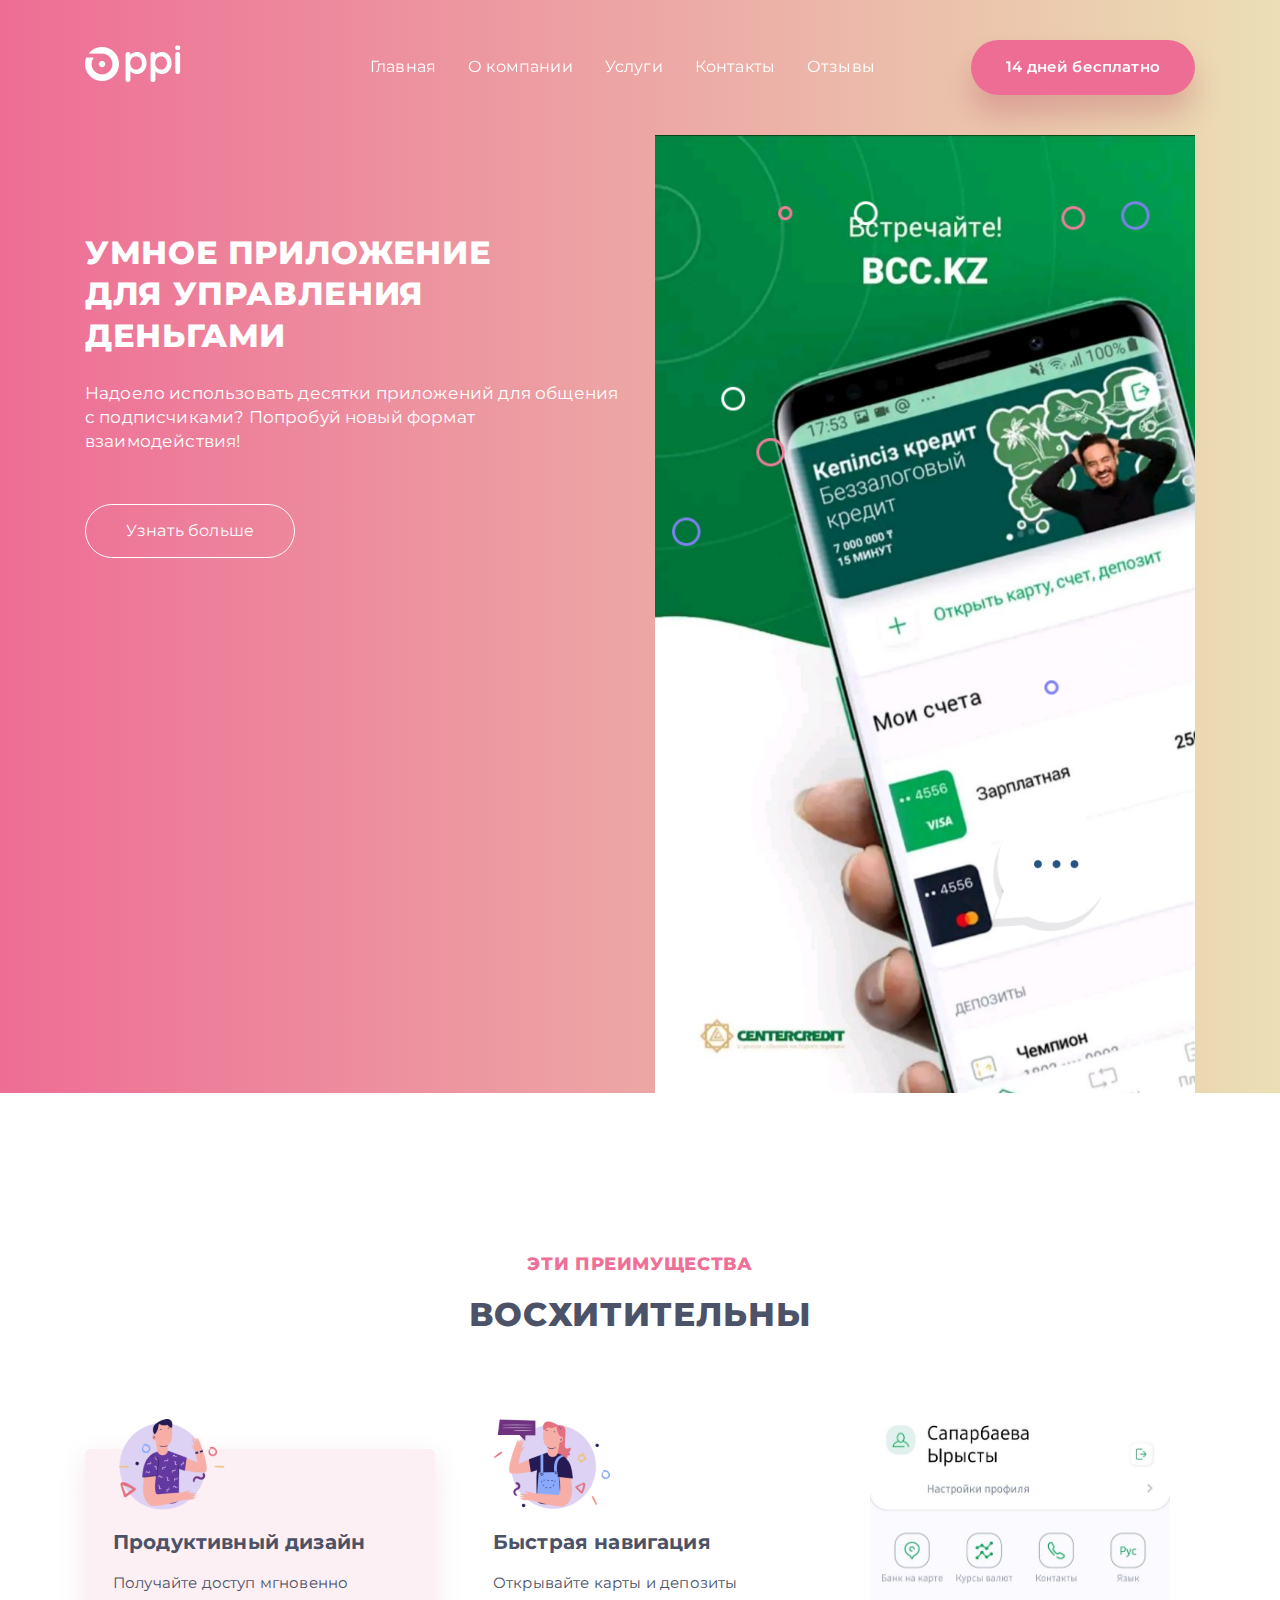
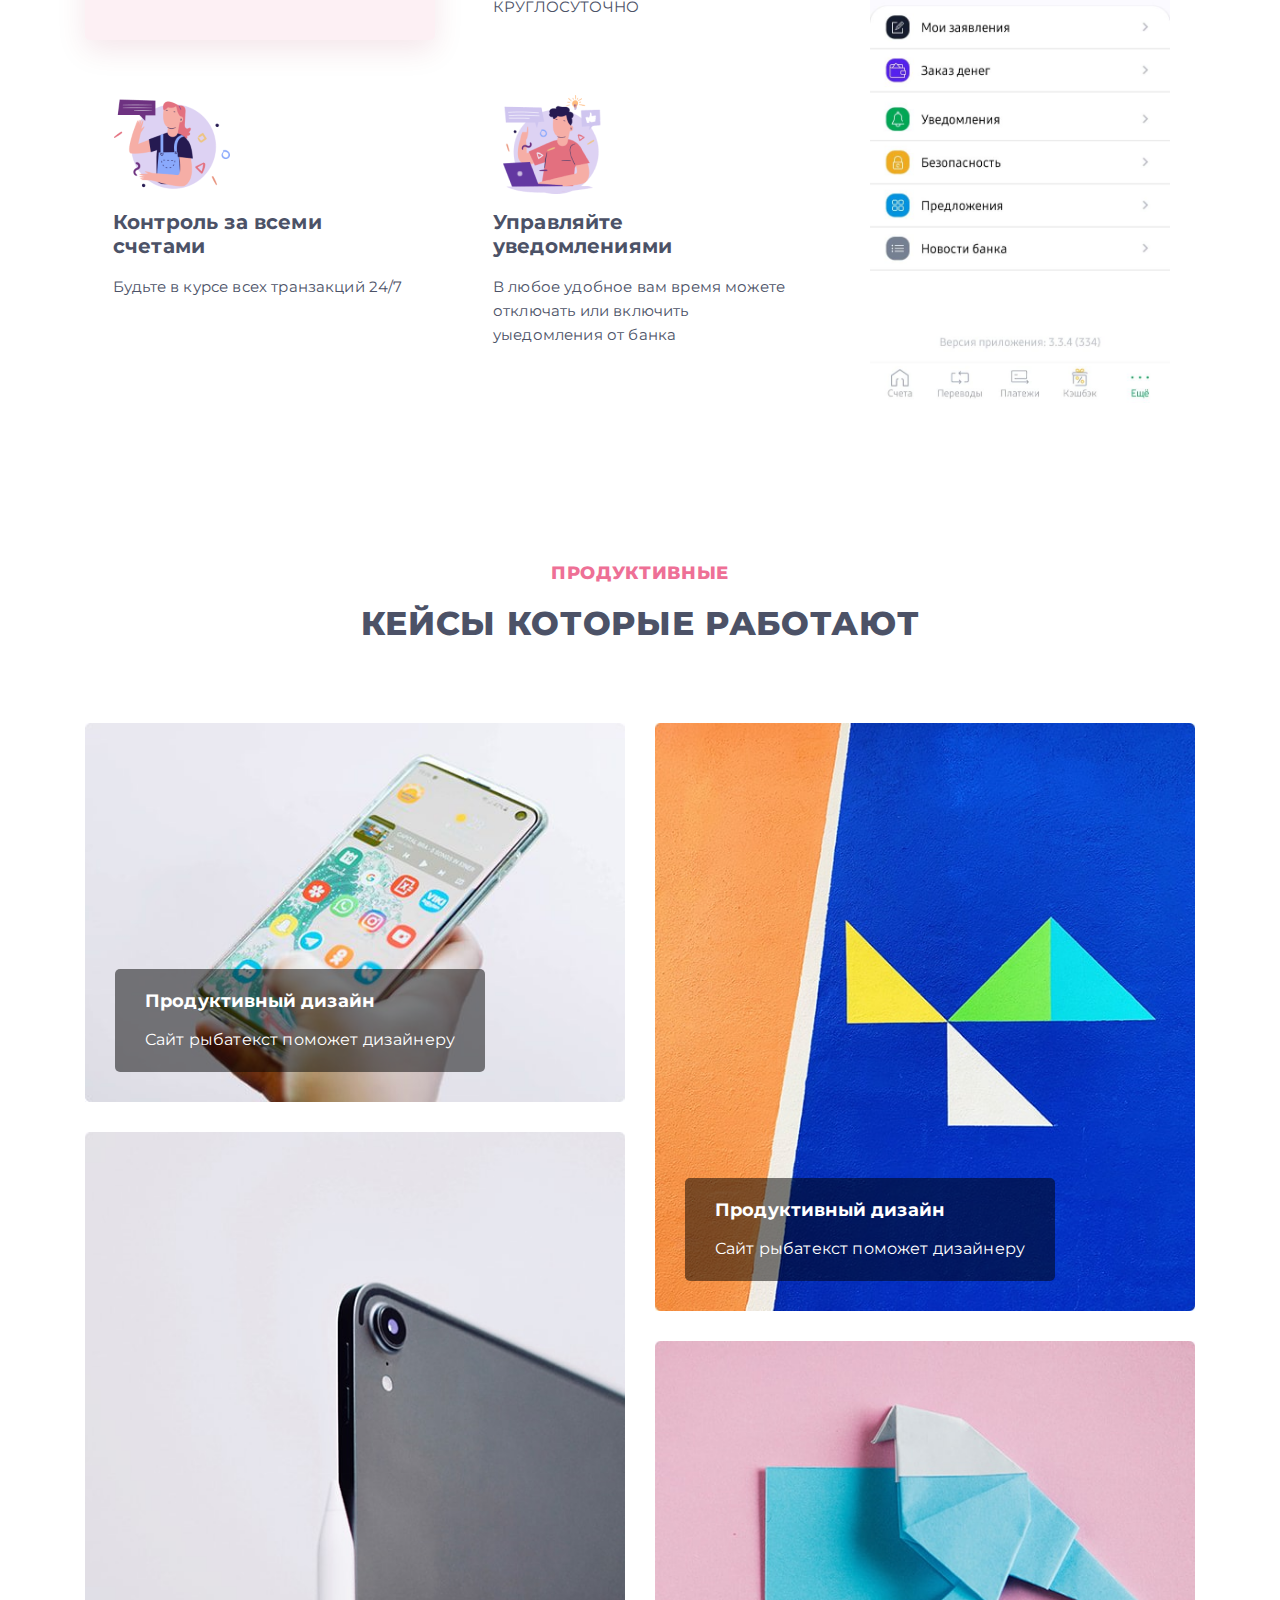
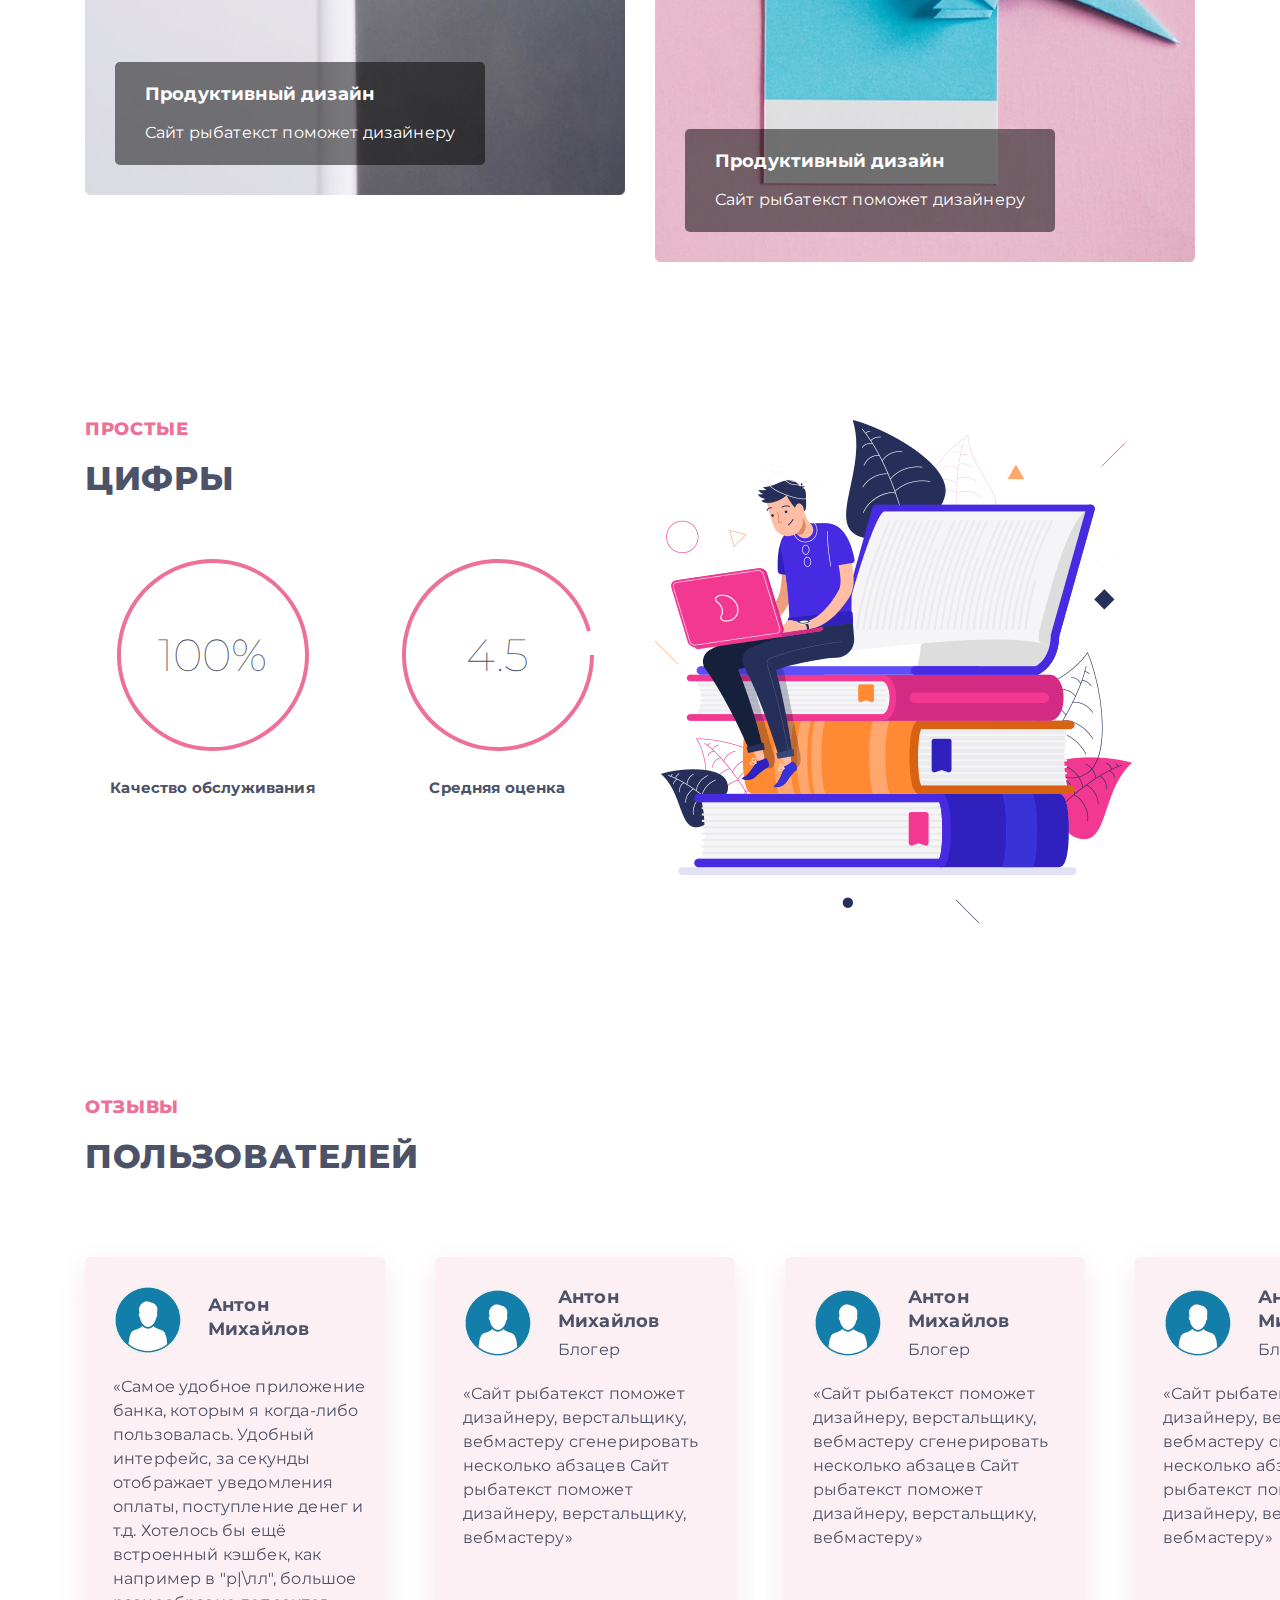
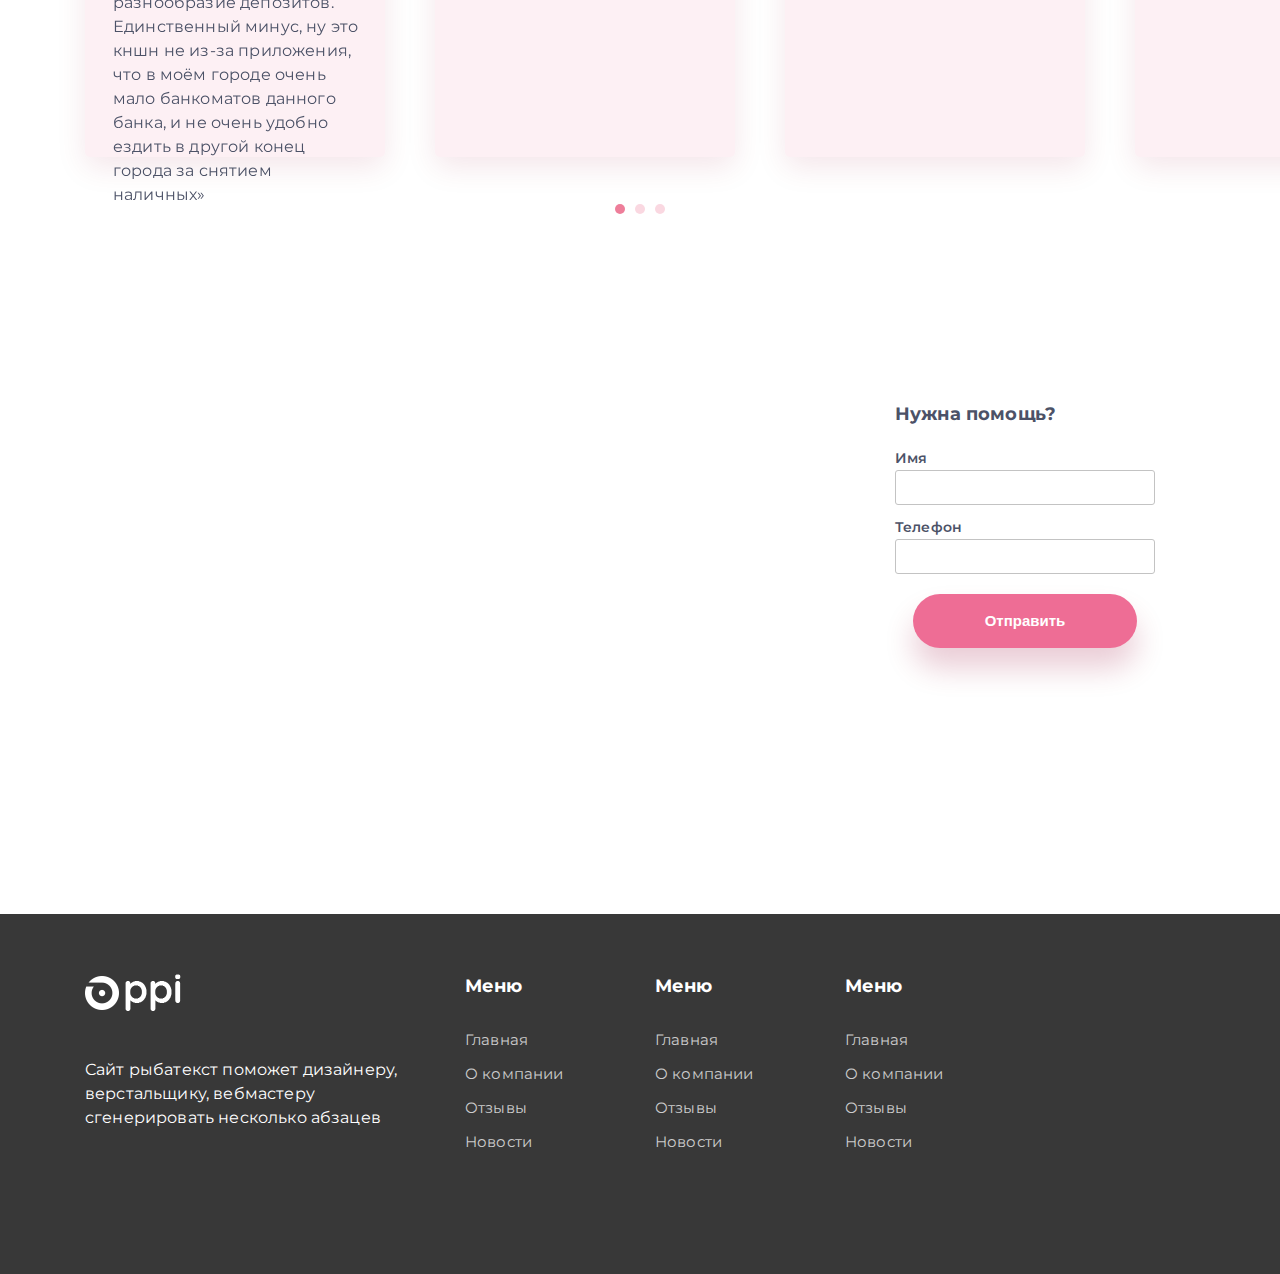
<file: index.html>
<!DOCTYPE html>
<html lang="ru">
<head>
	<meta charset="UTF-8">
	<meta name="viewport" content="width=device-width, initial-scale=1.0">
	<meta http-equiv="X-UA-Compatible" content="ie=edge">
	<title>PPI</title>
	<link href="https://fonts.googleapis.com/css?family=Montserrat:100,400,500,700,800&display=swap" rel="stylesheet">
	<link rel="stylesheet" href="css/bootstrap-grid.css">
	<link rel="stylesheet" href="css/main.css">
	<link rel="stylesheet" href="https://unpkg.com/swiper/swiper-bundle.min.css">
	<script src="https://api-maps.yandex.ru/2.1/?apikey=e81e5104-251c-4b79-be5e-921edf1f9646&lang=ru_RU" type="text/javascript"> 
	</script> 
</head>
<body>
	<!-- Первый экран -->
	<header class="header">
		<div class="container">
			<!-- Шапка -->
			<div class="head">
				<div class="row align-items-center">
					<div class="col-xl-3 col-lg-2 col-auto">
						<a href="#" class="head__logo">
							<img class="logo" src="img/logo.png" alt="Логотип компании">
						</a>
					</div>
					<div class="col-xl-6 col-lg-7 col-auto d-flex align-items-center order-lg-0 order-1">
						<nav class="head__menu">
							<ul class="head__links d-flex">
								<li class="head__item">
									<a href="#" class="head__link">
										Главная
									</a>
								</li>
								<li class="head__item">
									<a href="#" class="head__link">
										О компании
									</a>
								</li>
								<li class="head__item">
									<a href="#" class="head__link">
										Услуги
									</a>
								</li>
								<li class="head__item">
									<a href="#" class="head__link">
										Контакты
									</a>
								</li>
								<li class="head__item">
									<a href="#" class="head__link">
										Отзывы
									</a>
								</li>
							</ul>
							<button type="button" class="menu-close" id="closeMenu">x</button>
						</nav>
						<div class="hamburger">
							<img src="img/hamburger.svg" alt="Гамбургер">
						</div>
					</div>
					<div class="col-lg-3 col-auto flex-grow-1 d-flex justify-content-end">
						<a href="#" class="head__btn button">
								14 дней бесплатно
						</a>
					</div>
				</div>
			</div><!-- Шапка конец -->
			<div class="row">
				<div class="col-lg-6">
					<div class="offer">
						<h1 class="offer__title">
								Умное приложение
								для&nbsp;управления деньгами
						</h1>
						<p class="offer__disc">
								Надоело использовать десятки приложений для общения с подписчиками? Попробуй новый формат взаимодействия!
						</p>
						<a href="#" class="offer__link">Узнать больше</a>
					</div>
				</div>
				<div class="col-lg-6 d-flex justify-content-center" >
					<div class="images" id="scene">
						<div>
							<img src="img/circles-bg.png" alt="Кольца" class="images__bg">
						</div>
						<div>
							<img src="./img/main (2).jpg" alt="Изображение приложения" class="images__center">
						</div>
						<div data-depth="0.6" class="layer">
							<img src="img/dialog-1.png" alt="Изображение переписки" class="images__chat-one">
						</div>
						<!-- <div data-depth="0.3" class="layer">
							<img src="img/dialog-2.png" alt="Изображение переписки" class="images__chat-two">
						</div>
						<div>
							<img src="img/pic.png" alt="Изображение снимка" class="images__pic">
						</div> -->
						<div>
							<img src="img/main-image-sm.png" alt="Изображение приложения" class="main-img-sm d-sm-none">
						</div>
					</div>
					
				</div>
			</div>
		</div>
	</header>
	<!-- Первый экран END -->
	
	<section class="proof">
		<div class="container">
			<div class="row">
				<div class="col-12">
					<h2 class="section__title">
							<span>Эти преимущества</span>
							Восхитительны
					</h2>
				</div>
			</div>
			<div class="row d-flex align-items-lg-start">
				<div class="col-lg-8 col-md-6">
					<div class="row cards">
						<div class="col-lg-6">
							<div class="card card-active">
								<img src="img/image 14.png" alt="Картинка преимущества" class="card__img">
								<h3 class="card__title">
									Продуктивный дизайн
								</h3>
								<p class="card__disc">
								 
									Получайте доступ мгновенно
									
								</p>
							</div>
						</div>
						<div class="col-lg-6">
							<div class="card">
								<img src="img/image 19.png" alt="Картинка преимущества" class="card__img">
								<h3 class="card__title">
									Быстрая навигация 
								</h3>
								<p class="card__disc">
									Открывайте карты и депозиты <br> КРУГЛОСУТОЧНО
								</p>
							</div>
						</div>
						<div class="col-lg-6">
							<div class="card">
								<img src="img/image 19.png" alt="Картинка преимущества" class="card__img">
								<h3 class="card__title">
									Контроль за всеми счетами
								</h3>
								<p class="card__disc">
									Будьте в курсе всех транзакций 24/7
								</p>
							</div>
						</div>
						<div class="col-lg-6">
							<div class="card">
								<img src="img/image 14-1.png" alt="Картинка преимущества" class="card__img">
								<h3 class="card__title">
									Управляйте уведомлениями
								</h3>
								<p class="card__disc">
									В любое удобное вам время можете отключать или включить уыедомления от банка
								</p>
							</div>
						</div>
					</div>
				</div>
				<div class="col-lg-4 col-md-6 d-flex justify-content-center align-items-center">
					<div class="tabs-contents">
						<div class="tab-content active">
							<img src="./img/IMAGE1 (2).jpg" alt="Изображение приложения" class="phone img-fluid">
						</div>
						<div class="tab-content">
							<img src="./img/IMAGE2.jpg" alt="Изображение приложения" class="phone img-fluid">
						</div>
						<div class="tab-content">
							<img src="./img/IMAGE3.jpg" alt="Изображение приложения" class="phone img-fluid">
						</div>
						<div class="tab-content">
							<img src="./img/IMAGE4.jpg" alt="Изображение приложения" class="phone img-fluid">
						</div>
					</div>
				</div>
			</div>
		</div>
	</section>


	<section class="keys">
		<div class="container">
			<div class="row">
				<div class="col-12">
					<h2 class="section__title">
							<span>продуктивные</span>
							кейсы которые работают
					</h2>
				</div>
			</div>
			<div class="row d-flex">
				<div class="col-lg-6 column-left">
					<div class="design">
						<img src="img/image 22.png" alt="Фото телефона" class="design__img img-fluid">
						<div class="design__info">
							<h4 class="design__title">
								Продуктивный дизайн
							</h4>
							<p class="design__disc">
								Сайт рыбатекст поможет дизайнеру
							</p>
						</div>
					</div>
					<div class="design">
						<img src="img/image 23.png" alt="Фото телефона" class="design__img img-fluid">
						<div class="design__info">
							<h4 class="design__title">
								Продуктивный дизайн
							</h4>
							<p class="design__disc">
								Сайт рыбатекст поможет дизайнеру
							</p>
						</div>
					</div>
				</div>
				<div class="col-lg-6 column-right">
					<div class="design">
						<img src="img/image 21.png" alt="Фото телефона" class="design__img img-fluid">
						<div class="design__info">
							<h4 class="design__title">
								Продуктивный дизайн
							</h4>
							<p class="design__disc">
								Сайт рыбатекст поможет дизайнеру
							</p>
						</div>
					</div>
					<div class="design">
						<img src="img/image 20.png" alt="Фото телефона" class="design__img img-fluid">
						<div class="design__info">
							<h4 class="design__title">
								Продуктивный дизайн
							</h4>
							<p class="design__disc">
								Сайт рыбатекст поможет дизайнеру
							</p>
						</div>
					</div>
				</div>
			</div>
		</div>
	</section>

	<section class="numbers">
		<div class="container">
			<div class="row">
				<div class="col-lg-6">
					<h2 class="section__title">
							<span>простые</span>
							цифры
					</h2>
					<div class="row">
						<div class="col-sm-6">
							<div class="number">
								<div class="number__progress d-flex justify-content-center">
									<img src="img/circle-100.svg" alt="Progress-bar" class="number__circle">
									<span>100%</span>
								</div>
								<p class="number__desc">Качество обслуживания</p>
							</div>
						</div>
						<div class="col-sm-6">
							<div class="number">
								<div class="number__progress d-flex justify-content-center">
									<img src="img/circle-49.svg" alt="Progress-bar" class="number__circle">
									<span>4.5</span>
								</div>
								<p class="number__desc">Средняя оценка</p>
							</div>
						</div>
					</div>
				</div>
				<div class="col-lg-6">
					<img src="img/student.png" alt="Изображение студента" class="img-fluid illustration">
				</div>
			</div>
		</div>
	</section>

	<section class="reviews">
		<div class="container">
			<div class="row">
				<div class="col-12">
					<h2 class="section__title">
							<span>отзывы</span>
							пользователей
					</h2>
					<!-- Слайдер -->
					<div class="slider swiper-container">
						<div class="slider__list swiper-wrapper">
							<div class="person swiper-slide">
								<div class="person__headline d-flex align-items-center">
									<img src="img/person.png" alt="" class="person__pic">
									<div class="person__info">
										<h5 class="preson__name">Антон Михайлов</h5>
									</div>
								</div>
								<p class="person__speach">«Самое удобное приложение банка, которым я когда-либо пользовалась. Удобный интерфейс, за секунды отображает уведомления оплаты, поступление денег и т.д. Хотелось бы ещё встроенный кэшбек, как например в "р|\лл", большое разнообразие депозитов. Единственный минус, ну это кншн не из-за приложения, что в моём городе очень мало банкоматов данного банка, и не очень удобно ездить в другой конец города за снятием наличных»</p>
							</div>
							<div class="person swiper-slide"><!-- Один отзыв -->
								<div class="person__headline d-flex align-items-center">
									<img src="img/person.png" alt="" class="person__pic">
									<div class="person__info">
										<h5 class="preson__name">Антон Михайлов</h5>
										<span class="person__position">Блогер</span>
									</div>
								</div>
								<p class="person__speach">«Сайт рыбатекст поможет дизайнеру, верстальщику, вебмастеру сгенерировать несколько абзацев Сайт рыбатекст поможет дизайнеру, верстальщику, вебмастеру»</p>
							</div><!-- Один отзыв конец-->
							<div class="person swiper-slide">
								<div class="person__headline d-flex align-items-center">
									<img src="img/person.png" alt="" class="person__pic">
									<div class="person__info">
										<h5 class="preson__name">Антон Михайлов</h5>
										<span class="person__position">Блогер</span>
									</div>
								</div>
								<p class="person__speach">«Сайт рыбатекст поможет дизайнеру, верстальщику, вебмастеру сгенерировать несколько абзацев Сайт рыбатекст поможет дизайнеру, верстальщику, вебмастеру»</p>
							</div>

							<div class="person swiper-slide"><!-- Один отзыв -->
								<div class="person__headline d-flex align-items-center">
									<img src="img/person.png" alt="" class="person__pic">
									<div class="person__info">
										<h5 class="preson__name">Антон Михайлов</h5>
										<span class="person__position">Блогер</span>
									</div>
								</div>
								<p class="person__speach">«Сайт рыбатекст поможет дизайнеру, верстальщику, вебмастеру сгенерировать несколько абзацев Сайт рыбатекст поможет дизайнеру, верстальщику, вебмастеру»</p>
							</div><!-- Один отзыв конец-->
							
							<div class="person swiper-slide">
								<div class="person__headline d-flex align-items-center">
									<img src="img/person.png" alt="" class="person__pic">
									<div class="person__info">
										<h5 class="preson__name">Антон Михайлов</h5>
										<span class="person__position">Блогер</span>
									</div>
								</div>
								<p class="person__speach">«Сайт рыбатекст поможет дизайнеру, верстальщику, вебмастеру сгенерировать несколько абзацев Сайт рыбатекст поможет дизайнеру, верстальщику, вебмастеру»</p>
							</div>
						</div>
						<!-- Навигация по слайдеру -->
						<ul class="dots">
							<li class="active">
								<button type="button"></button>
							</li>
							<li class="slick-active">
								<button type="button"></button>
							</li>
							<li>
								<button type="button"></button>
							</li>
						</ul>
					</div>
				</div>
			</div>
		</div>
	</section>

	<!-- Карта с формой -->

	<section class="map">
		<div class="container-fluid">
			<div class="map-block" id="map"></div>
		</div>
		<div class="container">
			<div class="row">
				<div class="col-12">
					<form class="form" method="get" id="form-help">
						<h5 class="form__title">Нужна помощь?</h5>
						<div class="form__field">
							<label for="name">Имя</label>
							<input type="text" id="name" name="firstName" required>
						</div>
						<div class="form__field">
							<label for="tel">Телефон</label>
							<input type="number" id="phone" name="phoneNumber" required>
						</div>
						<button type="submit" class="form__btn button" id="submit-help">
							Отправить
						</button>
					</form>
				</div>
			</div>
		</div>
	</section>

	<footer class="footer">
		<div class="container">
			<div class="row">
				<div class="col-lg-4">
					<a href="#" class="logo">
						<img src="img/logo.png" alt="Логотип компании">
					</a>
					<p class="footer-text">
						Сайт рыбатекст поможет дизайнеру, верстальщику, вебмастеру сгенерировать несколько абзацев 
					</p>
				</div>
				<div class="col-lg-2 col-md-4 col-sm-6">
					<nav class="menu">
						<h5 class="menu__title">Меню</h5>
						<ul class="menu__list">
							<li>
								<a href="#">Главная</a>
							</li>
							<li>
								<a href="#">О компании</a>
							</li>
							<li>
								<a href="#">Отзывы</a>
							</li>
							<li>
								<a href="#">Новости</a>
							</li>
						</ul>
					</nav>
				</div>
				<div class="col-lg-2 col-md-4 col-sm-6">
					<nav class="menu">
						<h5 class="menu__title">Меню</h5>
						<ul class="menu__list">
							<li>
								<a href="#">Главная</a>
							</li>
							<li>
								<a href="#">О компании</a>
							</li>
							<li>
								<a href="#">Отзывы</a>
							</li>
							<li>
								<a href="#">Новости</a>
							</li>
						</ul>
					</nav>
				</div>
				<div class="col-lg-2 col-md-4 col-sm-6">
					<nav class="menu">
						<h5 class="menu__title">Меню</h5>
						<ul class="menu__list">
							<li>
								<a href="#">Главная</a>
							</li>
							<li>
								<a href="#">О компании</a>
							</li>
							<li>
								<a href="#">Отзывы</a>
							</li>
							<li>
								<a href="#">Новости</a>
							</li>
						</ul>
					</nav>
				</div>
			</div>
		</div>
	</footer>
	<script src="js/jquery-3.5.1.min.js"></script>
	<script src="js/bootstrap.min.js"></script>
	<script src="js/parallax.js"></script>
	<script src="https://unpkg.com/swiper/swiper-bundle.min.js"></script>
	<script src="js/jquery.validate.min.js"></script>
	<script src="js/main.js"></script>
</body>
</html>
</file>
<file: css/main.css>
body, p, div, li, ul, a, h1, h2, h3, h4, h5, h6, span, button, input {
	padding: 0;
	margin: 0;
}

div {
	box-sizing: border-box;
}

ul, li {
	list-style: none;
}

a { 
	text-decoration: none;
	color: #fff;
}

body {
	font-family: 'Montserrat', sans-serif;
	font-size: 16px;
	line-height: 150%;
	letter-spacing: 0.01em;
	color: #4C5267;
}

.section__title {
	font-weight: 800;
	font-size: 33px;
	line-height: 150%;
	text-align: center;
	letter-spacing: 0.02em;
	text-transform: uppercase;
	margin-bottom: 75px;
}
.section__title span {
	color: #EE7096;
	font-size: 18px;
	display: block;
}

section {
	padding: 80px 0;
}
.img-fluid {
	width: 100%;
	height: auto;
}

.button {
	font-weight: 600;
	font-size: 15px;
	line-height: 150%;
	background: #EE6D95;
	box-shadow: 0px 20px 30px rgba(150, 6, 52, 0.2);
	border-radius: 30px;
	padding: 16px 0;
	text-align: center;
	display: block;
	transition: box-shadow .3s ease;
	width: 100%;
	border: none;
	color: #fff;
	max-width: 224px;
}

.button:hover {
	box-shadow: 0px 10px 10px rgba(150, 6, 52, 0.2);
}

.button:active {
	box-shadow: 0px 5px 5px rgba(150, 6, 52, 0.2);
}

/* Первый экран  */

.header {
	background: linear-gradient(90deg, #EE6D95 0%, #EBDFB4 100%);
	overflow: hidden;
}

.head {
	padding: 40px 0;
	position: relative;
	z-index: 1;
}



.head.active {
	position: fixed;
	max-width: 960px;
	width: 100%;
} 



.head li a {
	transition: color .3s ease;
}

.head li a:hover {
	color: #6e3281;
}

.head__menu {
	position: relative;
}

.head__logo {
	max-width: 160px;
	right: 85px;
	bottom: 163px;
}

.head__item:not(:last-child) {
	margin-right: 32px;
}

.hamburger {
	display: none;
}

.hamburger img {
	display: block;
}

.menu-close {
	position: absolute;
	top: 10px;
	right: 15px;
	display: none;
	background: none;
	border: none;
	font-size: 26px;
	font-weight: 700;
	color: #858585;
}

.offer {
	color: #fff;
	margin-top: 97px;
}

.offer__title {
	font-weight: 800;
	font-size: 32px;
	line-height: 130%;
	letter-spacing: 0.02em;
	text-transform: uppercase;
}
.offer__disc {
	font-size: 17px;
	line-height: 140%;
	margin-top: 26px;
}

.offer__link {
	padding: 14px 40px;
	border: 1px solid #FFFFFF;
	box-sizing: border-box;
	border-radius: 30px;
	display: inline-block;
	margin-top: 50px;
	transition: all .5s ease;
}

.offer__link:hover {
	color: #6e3281;
	border-color: #6e3281;
}

.images {
	position: relative;
}
.images__center, .images__bg, .main-img-sm{
	display: block;
	width: 100%;
}
.images__bg, .images__chat-one, .images__chat-two, .images__pic {
	position: absolute;
}

.images__bg {
	top: 0;
	left: 0;
}

.images__chat-one {
	right: 85px;
	bottom: 163px;
}

.images__chat-two {
	left: 63px;
	top: 111px;
}

 .images__pic {
	bottom: 0;
	left: 20px;
 }


/* вторая секция */


.proof {
	padding-top: 147px;
}

.proof .section__title {
	margin-bottom: 76px;
}
.cards {
	padding-top: 34px;
}
.card-active {
	background: #FDF0F4;
	box-shadow: 0px 10px 30px rgba(150, 6, 52, 0.1);
	border-radius: 5px;
}

.card {
	padding: 81px 28px 45px;
	margin-bottom: 65px;
}

.card__img {
	position: absolute;
	top: -34px;
	left: 44px;
}

.card__title {
	font-size: 20px;
	margin-bottom: 17px;
}

.card__disc {
	font-size: 15px;
}

.card-mb35 {
	margin-bottom: 35px;
}

.phone {
	max-width: 300px;
}

.tab-content {
	display: none;	
}

.tab-content.active {
	display: block;
}

/* третья секция */

.keys {
	padding: 12px 0 33px;
}

.design {
	position: relative;
	max-width: 570px;
	margin: 0 auto 30px;
}

.design img {
	display: block;
}

.design__info {
	background: rgba(0, 0, 0, 0.5);
	border-radius: 5px;
	padding: 20px 30px;
	color: #fff;
	position: absolute;
	bottom: 30px;
	left: 30px;
	max-width: calc(100% - 50px);
	/*Это нужно для того, чтобы текстовый блок при большом количестве не прилипал к правому краю родительского блока*/
}
.design__title {
	font-size: 18px;
	margin-bottom: 15px;
}

/* Четвертая секция */


.numbers .section__title { 
	text-align: left;
	margin-bottom: 55px;
}

.number__progress {
	position: relative;
}

.number__progress span{
	font-weight: 100;
	font-size: 45px;
	position: absolute;
	top: 50%;
	left: 50%;
	transform: translate(-50%, -50%);
}

.number__desc {
	font-weight: 700;
	font-size: 15px;
	text-align: center;
	margin-top: 25px;
}

.illustration {
	max-width: 477px;
	margin-top: 15px;
	display: block;
}

/*Отзывы*/

.reviews {
	padding-bottom: 65px;
}

.reviews .section__title{
	text-align: left;
}

.slider {
	width: 100%;
	height: 500px;
}

.slider__list {
	padding-bottom: 40px;
}

.person {
	background: #FDF0F4;
	width: 100%;
	max-width: 300px;
	border-radius: 5px;
	padding: 28px 20px 50px 28px;
	box-shadow: 0px 10px 30px rgba(150, 6, 52, 0.1);
}

.person__pic {
	width: 70px;
	height: 70px;
	border-radius: 50%;
	object-fit: cover;
	margin-right: 25px;
	display: block;
}

.preson__name {
	font-size: 18px;
	font-weight: 700;
	margin-bottom: 5px;
}

.person__position {
	font-size: 16px;
	display: block;
}

.person p {
	font-size: 16px;
	margin-top: 20px;
}

.dots {
	display: flex;
	justify-content: center;
}

.dots li:not(:last-child) {
	margin-right: 10px;
}

.dots li button {
	width: 10px;
	height: 10px;
	background-color: #ee7e9a;
	opacity: 0.3;
	border-radius: 50%;
	font-size: 0;
	transition: all 1s ease;
	border: none;
}

.dots li.active button {
	opacity: 1;
}

/*Карта*/

.map {
	padding-bottom: 162px;
}

.map-block {
	width: 100%;
	height: 450px;
}

.map .container-fluid {
	min-height: 450px;
	padding: 0;
}

.form {
	padding: 30px;
	position: absolute;
	width: 320px;
	background: #FFFFFF;
	border-radius: 5px;
	right: 25px;
	top: -380px;
}

.form__title {
	font-size: 18px;
	font-weight: 700;
	margin-bottom: 20px;
}

.form__field {
	margin-top: 10px;
}

.form label {
	display: block;
	font-size: 14px;
	color: #4C5267;
	font-weight: 600;
}

.form input {
	border: 1px solid #C3C3C3;
	border-radius: 3px;
	width: 100%;
	display: block;
	height: 35px;
	padding: 0 5px 0 10px;
	font-size: 15px;
}
.form input:focus, button:focus {
	outline: none;
}

.form__btn {
	cursor: pointer;
	margin: 20px auto 0;
}

form .error {
	color: #ff0000;
}
/* Футер */

.footer {
	background-color: #383838;
	color: #fff;
	padding: 60px 0 110px;
}

.footer-text {
	margin-top: 40px;
	max-width: 345px;
}

.menu__title {
	font-size: 18px;
	font-weight: 700;
	margin-bottom: 30px;
}

.menu li {
	margin-bottom: 10px;
}

.menu a {
	color: #ccc;
	font-size: 15px;
	display: block;
	transition: color .3s ease;
}

.menu a:hover {
	color: #fff;
}

/* Медиа */

@media screen and (max-width: 991px) {
	.hamburger {
		display: block;
	}

	.head__menu {
		display: none;
		position: absolute;
		background-color: #fff;
		border-radius: 5px;
		width: 181px;
		height: 252px;
		right: 0;
		top: 55px;
		padding: 55px 5px 20px 35px;
	}

	.head__item:not(:last-child) {
		margin-right: 0;
	}

	.head__menu li {
		margin-bottom: 10px;
	}

	.head__menu a {
		font-size: 15px;
		color: #4C5267;
	}

	.head__links {
		flex-direction: column;
	}

	.menu-close {
		display: block;
	}

	.images {
		max-height: 390px;
	}

	.images__pic,.images__chat-one {
		display: none;
	}
	
	.illustration {
		margin: 30px auto 0;
	}
	.menu {
		margin-top: 60px;
	}
	.person:nth-child(2) {
		display: none;
	}
	.form {
		position: static;
		width: 100%;
		max-width: 450px;
		box-shadow: 0px 10px 30px rgba(0, 6, 52, 0.1);
		margin: 30px auto 0;
	}
	.map {
		padding-bottom: 80px;
	}
}

@media screen and (max-width: 767px) {
	.person:not(:last-child) {
		margin-right: 0;
	}
	.person:nth-child(3) {
		display: none;
	}
}

@media screen and (max-width: 575px) {
	.images__chat-two, .images__center, .images__bg {
		display: none;
	}
	.images {
		max-height: none;
	}
	.section__title {
		font-size: 25px;
	}
	.number {
		margin-bottom: 60px;
	}
	.illustration {
		margin-top: 0;
	}
}

@media screen and (max-width: 480px) {
	.offer {
		margin-top: 60px;
	}
	.offer__title {
		font-size: 25px;
	}
	.head__btn {
		display: none;
	}
	.design__info {
		max-width: none;
		left: 0;
		bottom: 0;
		width: 100%;
		background-color: #808080;
	}
}

@media screen and (max-width: 380px) {
	.offer__title {
		font-size: 22px;
	}
	.section__title {
		font-size: 22px;
	}
}
</file>
